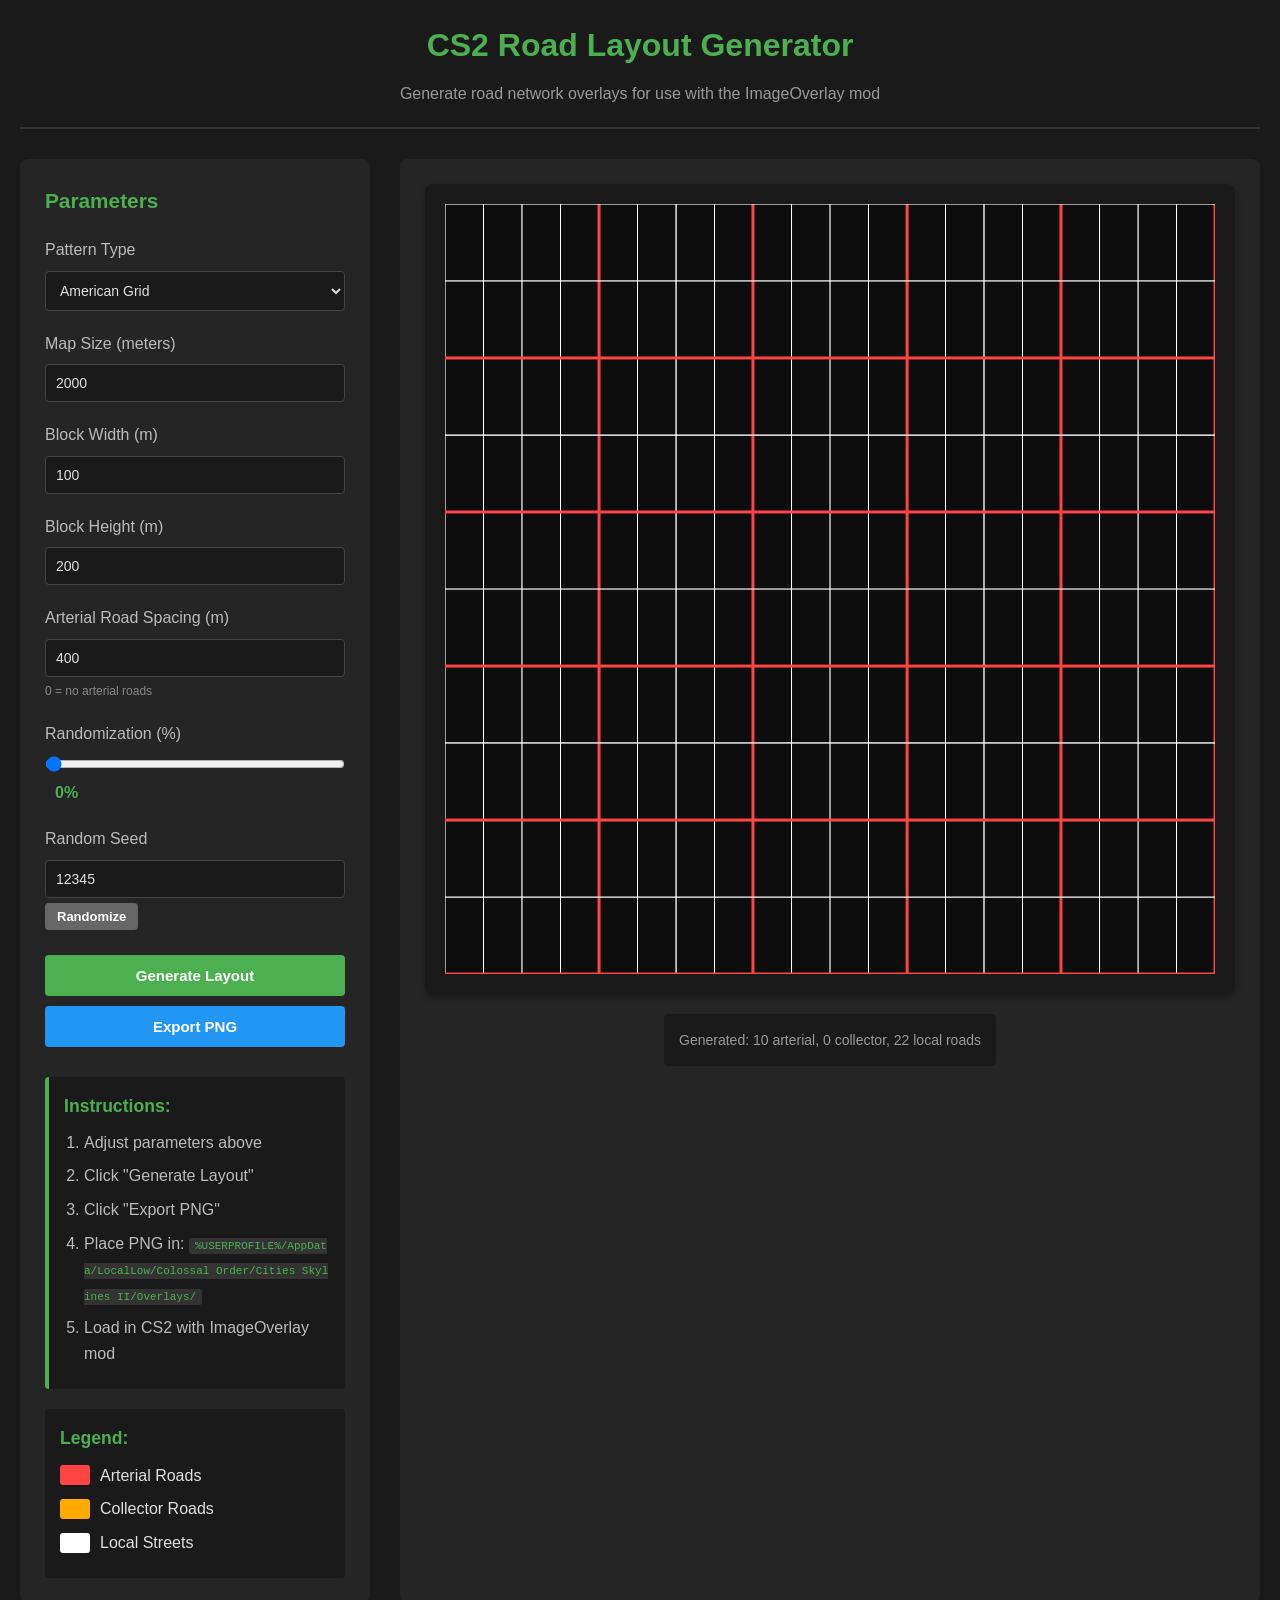
<file: index.html>
<!DOCTYPE html>
<html lang="en">
<head>
    <meta charset="UTF-8">
    <meta name="viewport" content="width=device-width, initial-scale=1.0">
    <title>Cities Skylines 2 - Road Layout Generator</title>
    <link rel="stylesheet" href="style.css">
</head>
<body>
    <div class="container">
        <header>
            <h1>CS2 Road Layout Generator</h1>
            <p>Generate road network overlays for use with the ImageOverlay mod</p>
        </header>

        <div class="main-content">
            <aside class="controls">
                <h2>Parameters</h2>

                <div class="control-group">
                    <label for="pattern">Pattern Type</label>
                    <select id="pattern">
                        <option value="grid">American Grid</option>
                        <option value="grid-angled">Angled Grid</option>
                        <option value="organic">Organic</option>
                        <option value="radial">Radial</option>
                    </select>
                </div>

                <div class="control-group">
                    <label for="size">Map Size (meters)</label>
                    <input type="number" id="size" value="2000" min="500" max="14336" step="100">
                </div>

                <div class="control-group">
                    <label for="blockWidth">Block Width (m)</label>
                    <input type="number" id="blockWidth" value="100" min="50" max="500" step="10">
                </div>

                <div class="control-group">
                    <label for="blockHeight">Block Height (m)</label>
                    <input type="number" id="blockHeight" value="200" min="50" max="500" step="10">
                </div>

                <div class="control-group">
                    <label for="arterialSpacing">Arterial Road Spacing (m)</label>
                    <input type="number" id="arterialSpacing" value="400" min="0" max="2000" step="100">
                    <small>0 = no arterial roads</small>
                </div>

                <div class="control-group">
                    <label for="randomization">Randomization (%)</label>
                    <input type="range" id="randomization" value="0" min="0" max="50" step="5">
                    <span id="randomizationValue">0%</span>
                </div>

                <div class="control-group">
                    <label for="seed">Random Seed</label>
                    <input type="number" id="seed" value="12345">
                    <button id="randomSeed" class="btn-secondary">Randomize</button>
                </div>

                <div class="button-group">
                    <button id="generate" class="btn-primary">Generate Layout</button>
                    <button id="export" class="btn-success">Export PNG</button>
                </div>

                <div class="info-box">
                    <h3>Instructions:</h3>
                    <ol>
                        <li>Adjust parameters above</li>
                        <li>Click "Generate Layout"</li>
                        <li>Click "Export PNG"</li>
                        <li>Place PNG in: <code>%USERPROFILE%/AppData/LocalLow/Colossal Order/Cities Skylines II/Overlays/</code></li>
                        <li>Load in CS2 with ImageOverlay mod</li>
                    </ol>
                </div>

                <div class="legend">
                    <h3>Legend:</h3>
                    <div class="legend-item">
                        <span class="color-box arterial"></span>
                        <span>Arterial Roads</span>
                    </div>
                    <div class="legend-item">
                        <span class="color-box collector"></span>
                        <span>Collector Roads</span>
                    </div>
                    <div class="legend-item">
                        <span class="color-box local"></span>
                        <span>Local Streets</span>
                    </div>
                </div>
            </aside>

            <main class="canvas-area">
                <div class="canvas-container">
                    <canvas id="roadCanvas" width="2048" height="2048"></canvas>
                </div>
                <div class="stats">
                    <span id="stats">No layout generated yet</span>
                </div>
            </main>
        </div>
    </div>

    <script src="app.js"></script>
</body>
</html>
</file>
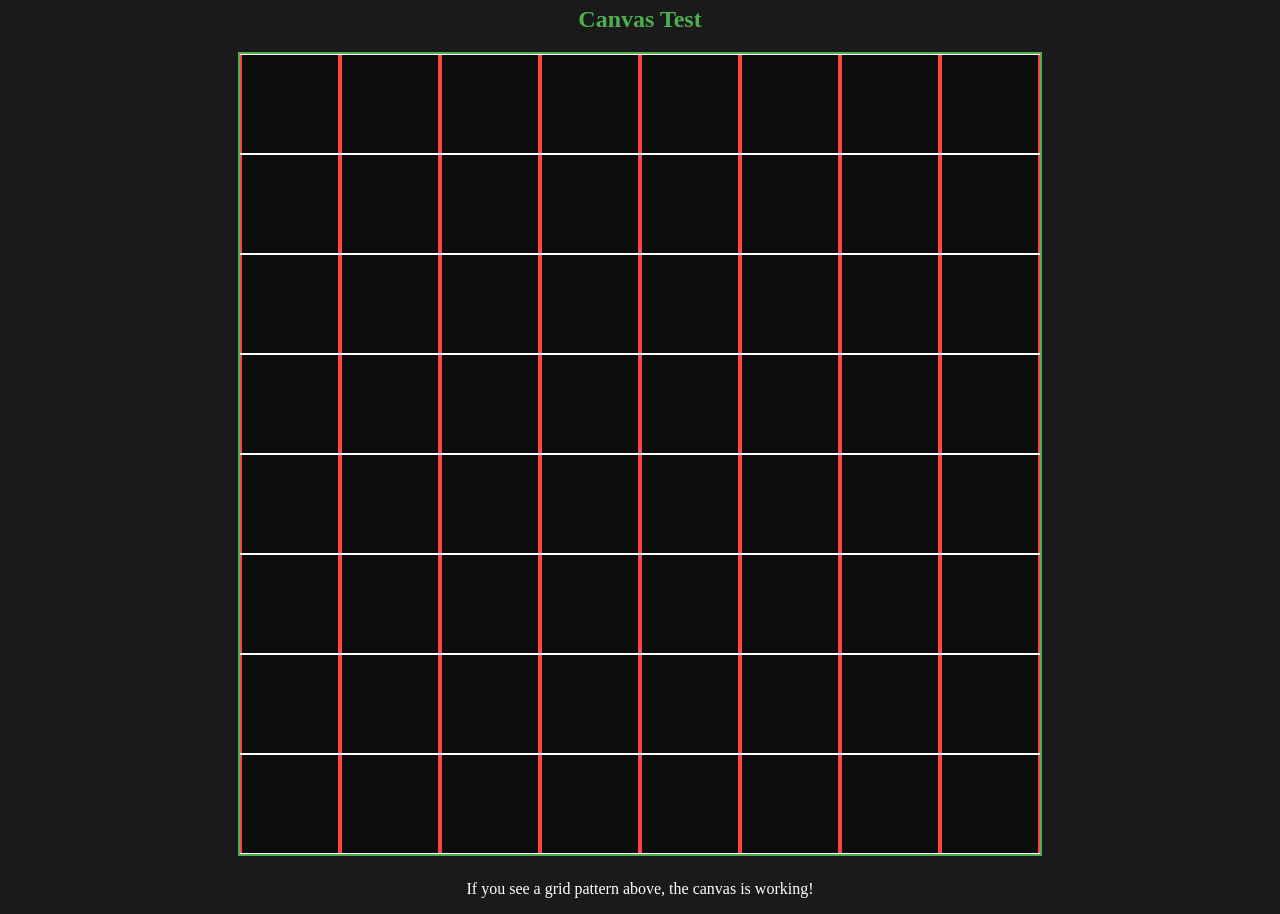
<file: test.html>
<!DOCTYPE html>
<html>
<head>
    <meta charset="UTF-8">
    <title>Quick Canvas Test</title>
</head>
<body style="background: #1a1a1a; display: flex; justify-content: center; align-items: center; height: 100vh; margin: 0;">
    <div style="text-align: center;">
        <h2 style="color: #4CAF50;">Canvas Test</h2>
        <canvas id="test" width="800" height="800" style="background: rgba(0,0,0,0.5); border: 2px solid #4CAF50;"></canvas>
        <p style="color: #fff; margin-top: 20px;">If you see a grid pattern above, the canvas is working!</p>
    </div>
    <script>
        const canvas = document.getElementById('test');
        const ctx = canvas.getContext('2d');

        // Draw test grid
        ctx.strokeStyle = '#ff4444';
        ctx.lineWidth = 4;

        // Vertical lines
        for (let x = 0; x <= 800; x += 100) {
            ctx.beginPath();
            ctx.moveTo(x, 0);
            ctx.lineTo(x, 800);
            ctx.stroke();
        }

        // Horizontal lines
        ctx.strokeStyle = '#ffffff';
        ctx.lineWidth = 2;
        for (let y = 0; y <= 800; y += 100) {
            ctx.beginPath();
            ctx.moveTo(0, y);
            ctx.lineTo(800, y);
            ctx.stroke();
        }

        console.log('Canvas test successful!');
    </script>
</body>
</html>
</file>
<file: style.css>
* {
    margin: 0;
    padding: 0;
    box-sizing: border-box;
}

body {
    font-family: -apple-system, BlinkMacSystemFont, 'Segoe UI', Roboto, Oxygen, Ubuntu, Cantarell, sans-serif;
    background: #1a1a1a;
    color: #e0e0e0;
    line-height: 1.6;
}

.container {
    max-width: 1600px;
    margin: 0 auto;
    padding: 20px;
}

header {
    text-align: center;
    margin-bottom: 30px;
    padding-bottom: 20px;
    border-bottom: 2px solid #333;
}

header h1 {
    color: #4CAF50;
    margin-bottom: 10px;
}

header p {
    color: #999;
}

.main-content {
    display: grid;
    grid-template-columns: 350px 1fr;
    gap: 30px;
}

.controls {
    background: #252525;
    padding: 25px;
    border-radius: 8px;
    height: fit-content;
}

.controls h2 {
    margin-bottom: 20px;
    color: #4CAF50;
    font-size: 1.3em;
}

.control-group {
    margin-bottom: 20px;
}

.control-group label {
    display: block;
    margin-bottom: 8px;
    color: #bbb;
    font-weight: 500;
}

.control-group input,
.control-group select {
    width: 100%;
    padding: 10px;
    background: #1a1a1a;
    border: 1px solid #444;
    border-radius: 4px;
    color: #e0e0e0;
    font-size: 14px;
}

.control-group input:focus,
.control-group select:focus {
    outline: none;
    border-color: #4CAF50;
}

.control-group small {
    display: block;
    margin-top: 5px;
    color: #888;
    font-size: 12px;
}

.control-group input[type="range"] {
    padding: 0;
}

#randomizationValue {
    display: inline-block;
    margin-left: 10px;
    color: #4CAF50;
    font-weight: bold;
}

.button-group {
    display: flex;
    flex-direction: column;
    gap: 10px;
    margin-top: 25px;
}

button {
    padding: 12px 24px;
    border: none;
    border-radius: 4px;
    font-size: 15px;
    font-weight: 600;
    cursor: pointer;
    transition: all 0.2s;
}

.btn-primary {
    background: #4CAF50;
    color: white;
}

.btn-primary:hover {
    background: #45a049;
}

.btn-success {
    background: #2196F3;
    color: white;
}

.btn-success:hover {
    background: #0b7dda;
}

.btn-secondary {
    background: #666;
    color: white;
    padding: 6px 12px;
    font-size: 13px;
    margin-top: 5px;
}

.btn-secondary:hover {
    background: #777;
}

.info-box {
    margin-top: 30px;
    padding: 15px;
    background: #1a1a1a;
    border-radius: 4px;
    border-left: 4px solid #4CAF50;
}

.info-box h3 {
    margin-bottom: 10px;
    color: #4CAF50;
    font-size: 1.1em;
}

.info-box ol {
    margin-left: 20px;
}

.info-box li {
    margin-bottom: 8px;
    color: #bbb;
}

.info-box code {
    background: #333;
    padding: 2px 6px;
    border-radius: 3px;
    font-size: 11px;
    color: #4CAF50;
    word-break: break-all;
}

.legend {
    margin-top: 20px;
    padding: 15px;
    background: #1a1a1a;
    border-radius: 4px;
}

.legend h3 {
    margin-bottom: 10px;
    color: #4CAF50;
    font-size: 1.1em;
}

.legend-item {
    display: flex;
    align-items: center;
    margin-bottom: 8px;
}

.color-box {
    width: 30px;
    height: 20px;
    margin-right: 10px;
    border-radius: 3px;
}

.color-box.arterial {
    background: #ff4444;
}

.color-box.collector {
    background: #ffaa00;
}

.color-box.local {
    background: #ffffff;
}

.canvas-area {
    background: #252525;
    padding: 25px;
    border-radius: 8px;
    display: flex;
    flex-direction: column;
    align-items: center;
}

.canvas-container {
    background: #1a1a1a;
    padding: 20px;
    border-radius: 8px;
    box-shadow: 0 4px 6px rgba(0, 0, 0, 0.3);
}

#roadCanvas {
    display: block;
    max-width: 100%;
    height: auto;
    background: rgba(0, 0, 0, 0.5);
}

.stats {
    margin-top: 20px;
    padding: 15px;
    background: #1a1a1a;
    border-radius: 4px;
    text-align: center;
    color: #999;
    font-size: 14px;
}

@media (max-width: 1200px) {
    .main-content {
        grid-template-columns: 1fr;
    }
}
</file>
